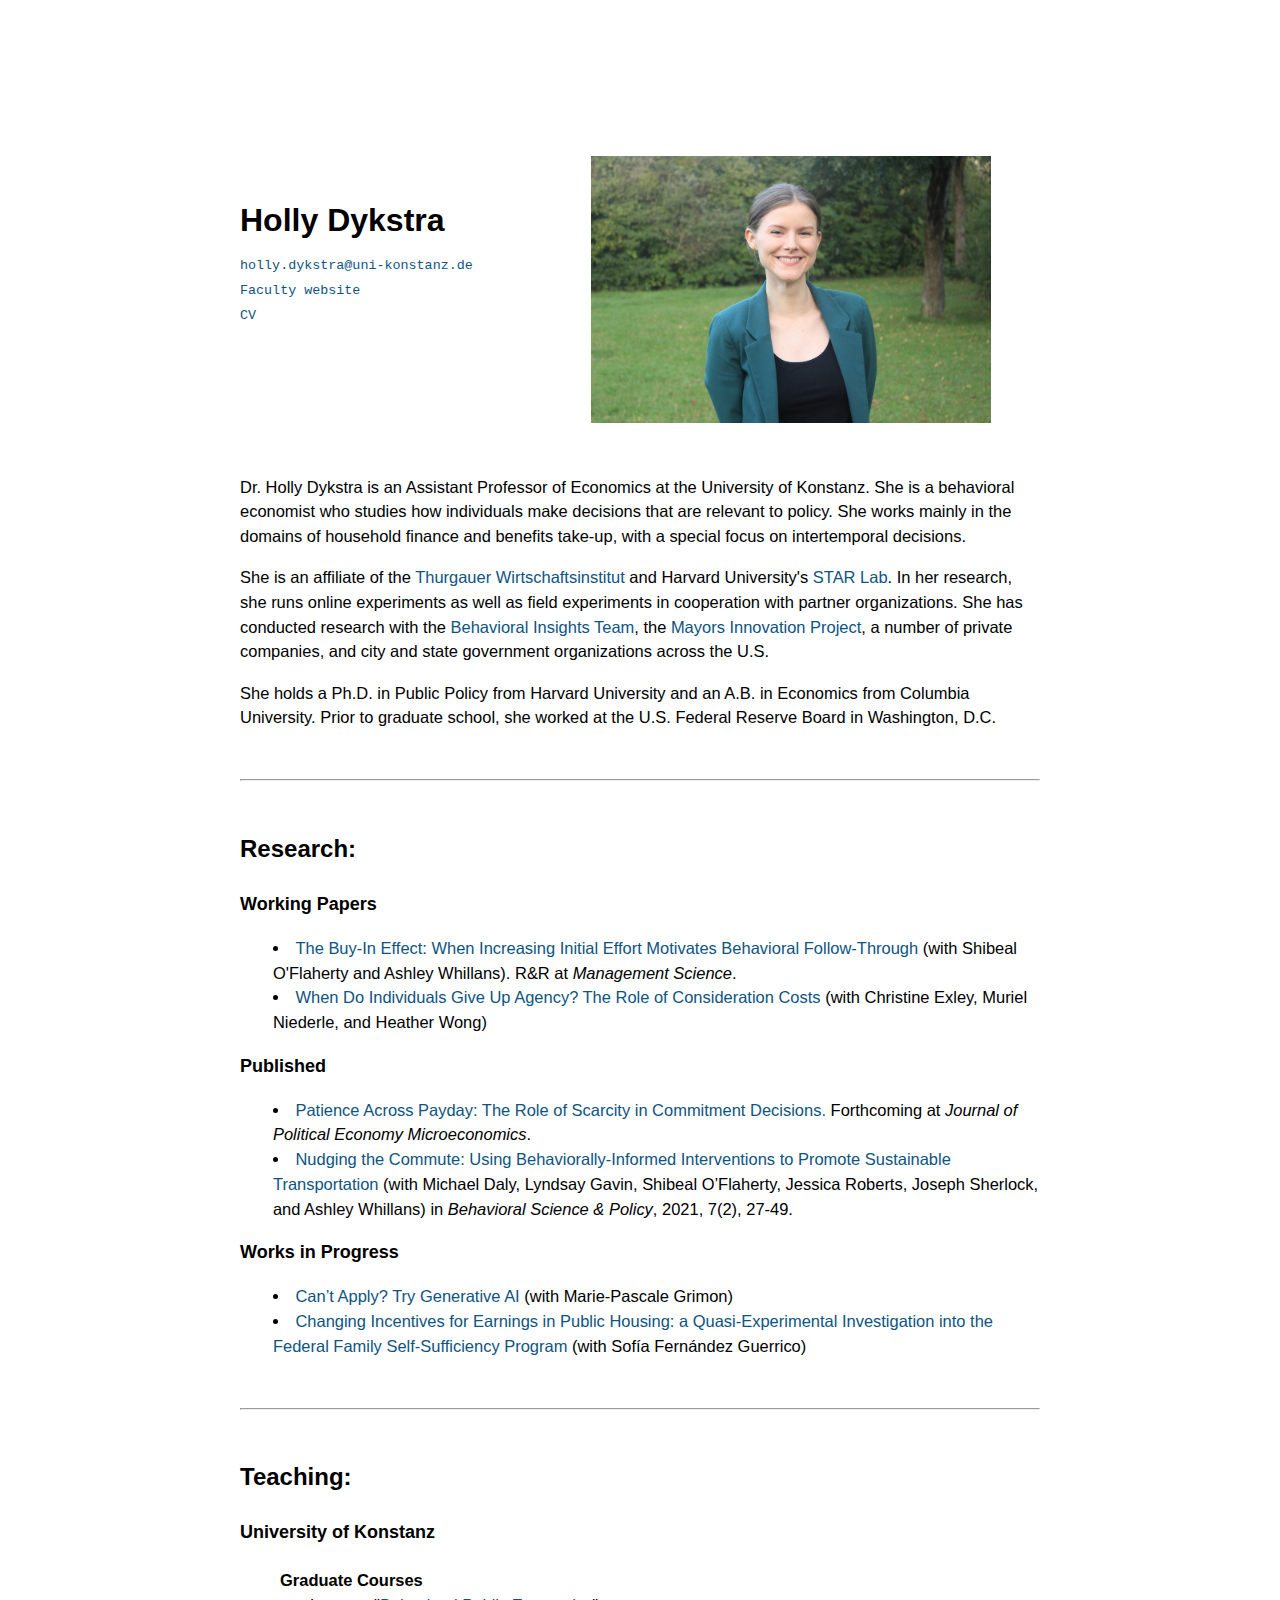
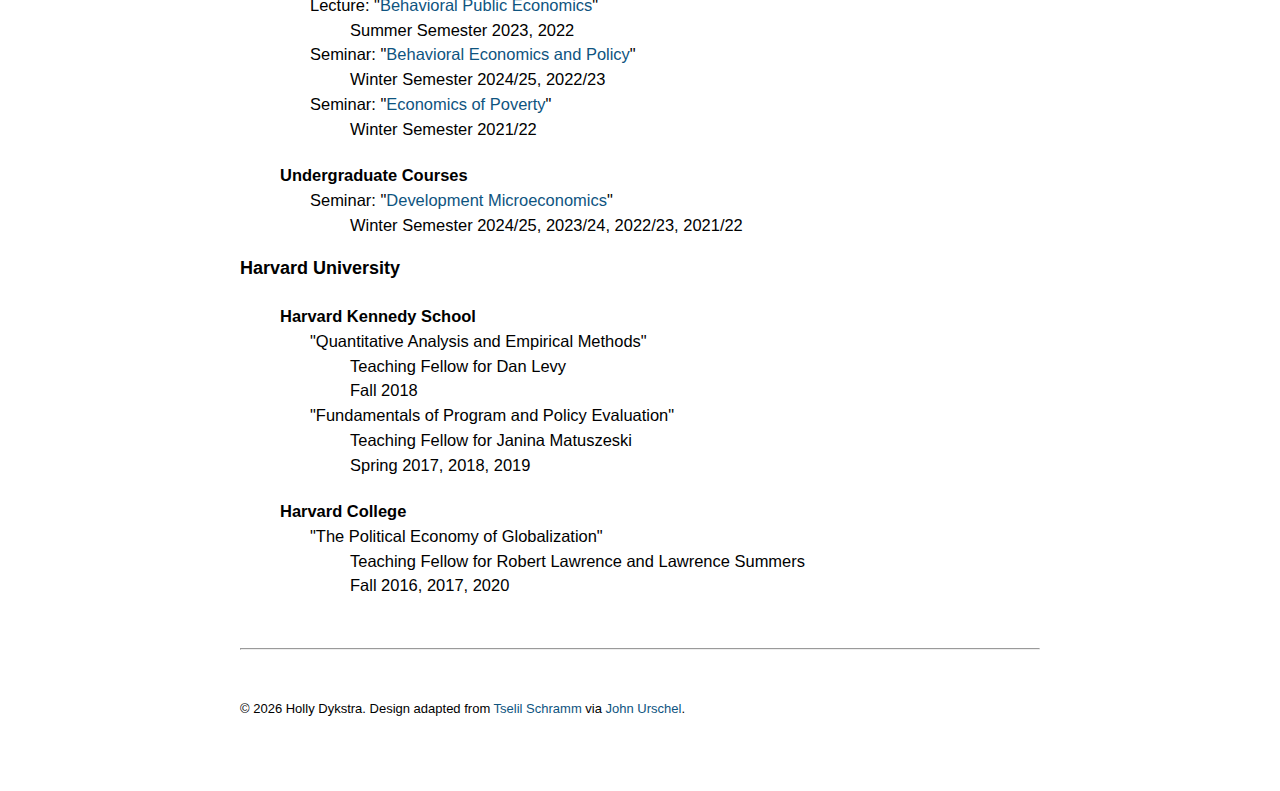
<file: index.html>
<!doctype html>
<html lang="en-US">
<head>
	<meta charset="UTF-8">
	<meta name="viewport" content="width=device-width, initial-scale=1.0">
	<title>Home | Holly Dykstra</title>
	<link REL="stylesheet" href="/styles.css">
	<link REL="icon" href="img/favicon.png">
	<SCRIPT data-goatcounter="https://hollydykstra.goatcounter.com/count" async src="//gc.zgo.at/count.js"></SCRIPT>
	<script src="email-append.js" defer></script>
	<meta property="og:type" content="profile">
	<meta property="og:title" content="Holly Dykstra">
	<meta property="og:description" content="Dr. Holly Dykstra is an Assistant Professor of Economics at the University of Konstanz. She is a behavioral economist studying how individuals make policy-relevant decisions, especially in household finance and for intertemporal choices.">
	<meta property=og:url content="https://hollydykstra.github.io/">
	<meta property="og:image" content="https://hollydykstra.github.io/img/hd.jpg">
	<meta name="description" content="Dr. Holly Dykstra is an Assistant Professor of Economics at the University of Konstanz. She is a behavioral economist studying how individuals make policy-relevant decisions, especially in household finance and for intertemporal choices.">
</head>
<body>

<img id="photo" src="img/hd.jpg">
<h1>Holly Dykstra</h1>
<code><a class="email" href="holly.dykstra">holly.dykstra</a> <noscript>AT uni DASH konstanz DOT de</noscript></code><br>
<code><a href="https://www.wiwi.uni-konstanz.de/dykstra/team/jun-prof-holly-dykstra/" target="_blank">Faculty website</a></code><br>
<code><a href="doc/Dykstra_CV.pdf" target="_blank">CV</a></code>
<p>
Dr. Holly Dykstra is an Assistant Professor of Economics at the University of Konstanz. She is a behavioral economist who studies how individuals make decisions that are relevant to policy. She works mainly in the domains of household finance and benefits take-up, with a special focus on intertemporal decisions.
<p>
She is an affiliate of the <a href="https://www.twi-kreuzlingen.ch" target="_blank">Thurgauer Wirtschaftsinstitut</a> and Harvard University's <a href="https://starlab.wcfia.harvard.edu" target="_blank">STAR Lab</a>. In her research, she runs online experiments as well as field experiments in cooperation with partner organizations. She has conducted research with the <a href="https://www.bi.team" target="_blank">Behavioral Insights Team</a>, the <a href="https://mayorsinnovation.org" target="_blank">Mayors Innovation Project</a>, a number of private companies, and city and state government organizations across the U.S.
<p>
She holds a Ph.D. in Public Policy from Harvard University and an A.B. in Economics from Columbia University. Prior to graduate school, she worked at the U.S. Federal Reserve Board in Washington, D.C.
<p>

<hr>

<section id="research">
<h2>Research: </h2>

<h3>Working Papers</h3>
	<details>
		<summary><span class="title">The Buy-In Effect: When Increasing Initial Effort Motivates Behavioral Follow-Through</span> (with Shibeal O'Flaherty and Ashley Whillans). R&R at <em>Management Science</em>.</summary>
		<ul>
			<li> <a href="doc/Buy-in_Effect_Oct2023.pdf" target="_blank">Manuscript [PDF]</a> </li>
		</ul>
		<blockquote>
			ABSTRACT: Behavioral interventions often focus on reducing friction to encourage behavior change. In contrast, we provide evidence that adding friction can promote long-term behavior change when behaviors involve repeated costly efforts over longer time horizons. In collaboration with the Oregon Department of Transportation, we conducted a field experiment (<em>N</em> = 27,227) to test whether adding friction during an initial sign-up process for a new carpooling platform increases usage. Our results support this possibility: while a more effortful sign-up process led to a 25% decrease in sign-ups to the carpool platform, overall intensity of usage increased. Importantly, these results were only partly explained by selection effects: using an intention-to-treat (ITT) analysis, participants who were randomly assigned to the more effortful sign-up process took 1.6 times more carpool trips per day on average during a four-month period as compared to those in the less effortful sign-up process. Of the 9,417 observed trips, the more effortful sign-up group took almost 800 more trips. These effects persisted at eight months, where the ITT estimate was a 33% increase in trips per day. These results suggest that adding friction may be an overlooked strategy that could help to promote behavior change.
		</blockquote>
	</details>
	<details>
		<summary><span class="title">When Do Individuals Give Up Agency? The Role of Consideration Costs</span> (with Christine Exley, Muriel Niederle, and Heather Wong)</summary>
		<ul>
			<li> Draft available upon request.
		</ul>
		<blockquote>
			ABSTRACT: Agents insist on agency for many reasons, including a desire to obtain their preferred choice and a desire for control. Agents may also forgo agency because of costs associated with making a decision. In a large experiment, we find that even a “consideration cost” makes individuals more willing to forgo agency. When presented with a menu of investment options, decision-makers are much more willing to forgo agency (letting someone else choose) if choosing an investment option for themselves requires even a cursory consideration of the investment options. Strikingly, this consideration effect arises even among experienced decision-makers.
		</blockquote>
	</details>

<h3>Published</h3>
	<details>
		<summary><span class="title">Patience Across Payday: The Role of Scarcity in Commitment Decisions.</span> Forthcoming at <em>Journal of Political Economy Microeconomics</em>.</summary>
		<ul>
			<li> <a href="doc/Dykstra_Payday.pdf" target="_blank">Manuscript [PDF]</a> 
			<li> <a href="doc/Dykstra_Payday_Appendix.pdf" target="_blank">Appendix [PDF]</a>
		</ul>
		<blockquote>
			ABSTRACT: Individuals often behave impatiently when making financial decisions for the future. This paper proposes and tests that the timing of decisions relative to payday—which leads to temporary but recurring conditions of scarcity—influences their choice. In a large pre-registered experiment, I ask participants to adopt a commitment device that binds them to being patient. Participants who make this decision eight days before their payday, rather than one day after payday, are 34% more likely to take up commitment. This coincides with when individuals experience the most financial scarcity, and provides evidence that intertemporal decisions are affected by current psychological states.
		</blockquote>
	</details>
	<details>
		<summary><span class="title">Nudging the Commute: Using Behaviorally-Informed Interventions to Promote Sustainable Transportation</span> (with Michael Daly, Lyndsay Gavin, Shibeal O’Flaherty, Jessica Roberts, Joseph Sherlock, and Ashley Whillans) in <I>Behavioral Science & Policy</I>, 2021, 7(2), 27-49.</summary>
		<ul>
			<li> <a href="https://behavioralpolicy.org/articles/nudging-the-commute-using-behaviorally-informed-interventions-to-promote-sustainable-transportation/" target="_blank">Published Version</a> <BR>
				<li> <a href="https://www.researchgate.net/profile/Shibeal_O_Flaherty2/publication/354688141_Nudging_the_Commute_Using_Behaviorally-Informed_Interventions_to_Promote_Sustainable_Transportation/links/620b9b9fafa8884cabe560c1/Nudging-the-Commute-Using-Behaviorally-Informed-Interventions-to-Promote-Sustainable-Transportation.pdf" target="_blank">Preprint [PDF]</a>
		</ul>
		<blockquote>
			ABSTRACT: Dramatic reductions in carbon emissions must take place immediately. A human-centric method of reducing environmental impacts is to “nudge” people away from single-occupancy vehicles (SOVs) toward more sustainable commuting options. While an abundance of research has focused on external determinants of mode choice, we know much less about the behavioral determinants. The field of behavioral science is overdue for a focus on transportation. This paper is meant to facilitate communication between researchers, practitioners, and policymakers in part by developing a behaviorally-informed framework that can be leveraged by policymakers, government, and organizations worldwide. We also describe the founding of our multidisciplinary team and outline lessons learned.
		</blockquote>
	</details>
<h3>Works in Progress</h3>
	<details>
		<summary><span class="title">Can’t Apply? Try Generative AI</span> (with Marie-Pascale Grimon)</summary>
		<blockquote>
			ABSTRACT: 60% of Americans eligible for unemployment benefits are not receiving them (Forsythe & Yang, 2021; BLS, 2023; Lachowska et al., 2025). Amid widespread low and differential take-up rates of social programs (Ko & Moffitt, 2022) and lack of new solutions to address this (DellaVigna & Linos, 2022; Linos et al., 2022), we design a tailored generative AI assistant to overcome the barriers workers face in applying for benefits. We assess its effectiveness in a randomized controlled trial.
		</blockquote>
	</details>
</section>

	<details>
		<summary><span class="title">Changing Incentives for Earnings in Public Housing: a Quasi-Experimental Investigation into the Federal Family Self-Sufficiency Program</span> (with Sofía Fernández Guerrico)</summary>
		<blockquote>
			ABSTRACT: This paper investigates earnings incentives in public housing. For most people living in public housing, the cost of rent is tied to one's income, and an increase in income leads to an increase in rent. This creates a disincentive towards earning more. We study a federal program that removes this connection, allowing residents to stay at their baseline level rent even if their income rises. In partnership with the Cambridge Housing Authority, we automatically enroll some residents in public housing into this program and provide them with financial coaching through the Boston-based nonprofit Compass Working Capital.
		</blockquote>
	</details>
</section>

<hr>

<section id="teaching">
<h2>Teaching: </h2>

<h3>University of Konstanz</h3>
	<h4>Graduate Courses</h4>
	<dl>
		<dt>Lecture: "<a href="https://www.wiwi.uni-konstanz.de/dykstra/teaching/summer-term-2022/lecture-behavioral-public-economics-1/" target="_blank">Behavioral Public Economics</a>"
		<dd>Summer Semester 2023, 2022
		<br>
		<dt>Seminar: "<a href="https://www.wiwi.uni-konstanz.de/dykstra/teaching/winter-term-2022-23/ma-seminar-behavioral-economics-policy/" target="_blank">Behavioral Economics and Policy</a>"
		<dd>Winter Semester 2024/25, 2022/23
		<dt>Seminar: "<a href="https://www.wiwi.uni-konstanz.de/dykstra/teaching/past-semesters/winter-term-2021-22/ma-seminar-topics-in-the-economics-of-poverty/" target="_blank">Economics of Poverty</a>"
		<dd>Winter Semester 2021/22
	</dl>
	<h4>Undergraduate Courses</h4>
	<dl>
		<dt>Seminar: "<a href="https://www.wiwi.uni-konstanz.de/dykstra/teaching/winter-term-2023-24/ba-seminar-development-microeconomics/" target="_blank">Development Microeconomics</a>"
		<dd>Winter Semester 2024/25, 2023/24, 2022/23, 2021/22
	</dl>
	<p>
<h3>Harvard University</h3>
	<h4>Harvard Kennedy School</h4>
	<dl>
		<dt>"Quantitative Analysis and Empirical Methods"
		<dd>Teaching Fellow for Dan Levy
		<dd>Fall 2018
		<dt>"Fundamentals of Program and Policy Evaluation"
		<dd>Teaching Fellow for Janina Matuszeski
		<dd>Spring 2017, 2018, 2019
	</dl>
	<h4>Harvard College</h4>
	<dl>
		<dt>"The Political Economy of Globalization"
		<dd>Teaching Fellow for Robert Lawrence and Lawrence Summers
		<dd>Fall 2016, 2017, 2020
	</dl>
</section>

<hr>

<footer>
	© <script>document.write(new Date().getFullYear())</script> Holly Dykstra. Design adapted from <a href="https://tselilschramm.org/" target="_blank">Tselil Schramm</a> via <a href="https://math.mit.edu/~urschel/" target="_blank">John Urschel</a>.
	
</footer>

</body>
</html>
</file>
<file: styles.css>
body {
	line-height: 1.5;
	padding: 4em 1em;
	max-width:800px;
	margin-left:auto;
	margin-right:auto;
	font-size:1.03em;
	font-family:"Helvetica", "Arial", sans-serif;
}
body > p:first-of-type {margin-top: 9em;}

hr {
	margin-top: 3em;
	margin-bottom: 3em;
}

img#photo {
	float: right;
	width: 400px;
	margin: 5em 3em 1em 3em;
}

h1 {font-size: xx-large; margin-top: 3.8em; margin-bottom: 2mm;}
h2 {font-size: x-large; margin-bottom: 1em;}
h3 {font-size: large;}
h4 {margin-bottom: 0;}

a {text-decoration: none;}
a:visited {color: #0E547F;}
a:link {color: #0E547F;}
span.title {color: #0E547F;}
a:hover, span.title:hover {text-decoration: underline;}

details, dl {
	margin-left: 2em;
	margin-top: 0;
}

footer {font-size: small;}

details, details summary {
	list-style: disc inside;
}

details summary::-webkit-details-marker {
	display: initial;
}

summary {
	cursor: pointer;
}

#teaching > h4 {margin-left: 40px;}
#teaching > dl {margin-left: 70px;}

@media only screen and (max-width: 800px) {
	body {
		padding: 1em 1em;
	}

	h1 {margin-top: 0.5em;}
	body > p:first-of-type {margin-top: 2em;}

	img#photo {
		float: none;
		width: 100%;
		margin: 1em 0;
	}
}
</file>
